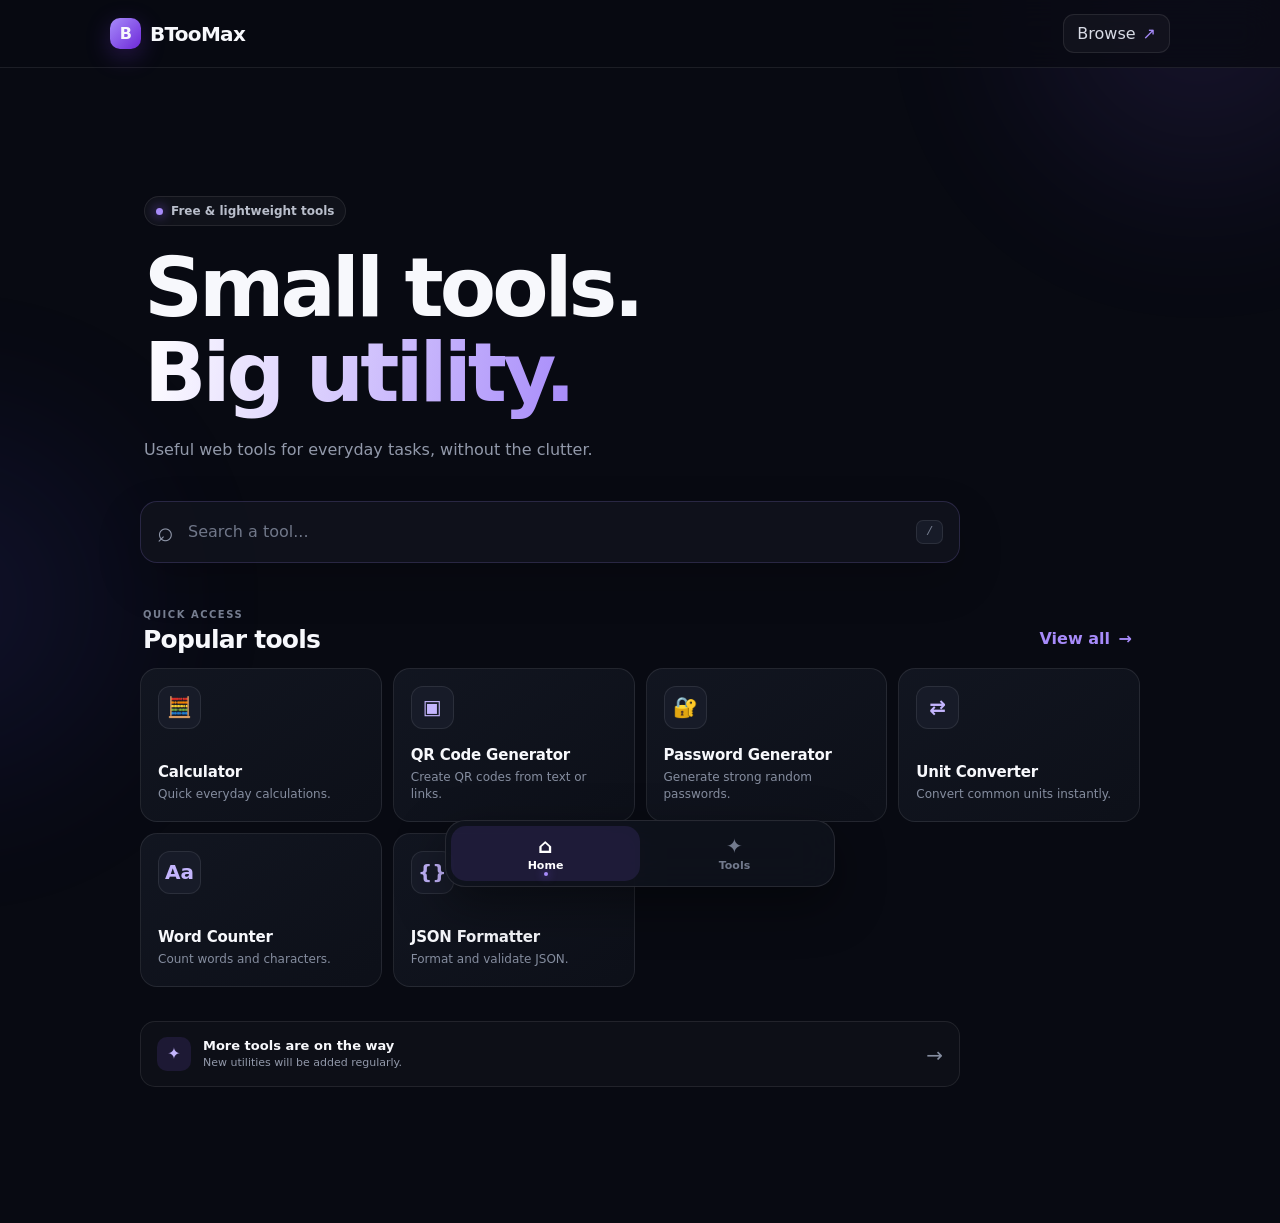
<file: index.html>
<!doctype html>
<html lang="en">
<head>
  <meta charset="UTF-8">
  <meta name="viewport" content="width=device-width, initial-scale=1.0">
  <meta name="theme-color" content="#080a12">
  <title>BTooMax — Simple tools, made better</title>
  <link rel="stylesheet" href="style.css">
</head>
<body>
  <div class="ambient ambient-one"></div><div class="ambient ambient-two"></div>

  <header class="topbar">
    <a class="brand" href="#home" data-page="home" aria-label="BTooMax Home">
      <span class="brand-mark">B</span><span>BTooMax</span>
    </a>
    <button class="header-tools" data-page="tools"><span>Browse</span><span class="arrow">↗</span></button>
  </header>

  <main class="page">
    <section id="home" class="screen active">
      <div class="hero">
        <div class="hero-badge"><span class="status-dot"></span> Free &amp; lightweight tools</div>
        <h1>Small tools.<br><span>Big utility.</span></h1>
        <p>Useful web tools for everyday tasks, without the clutter.</p>
      </div>

      <div class="search-wrap">
        <div class="search-box">
          <span class="search-icon">⌕</span>
          <input id="tool-search" type="search" placeholder="Search a tool..." autocomplete="off" aria-label="Search tools">
          <kbd>/</kbd>
        </div>
        <div id="search-results" class="search-results" aria-live="polite"></div>
      </div>

      <div class="section-title">
        <div><span class="section-kicker">QUICK ACCESS</span><h2>Popular tools</h2></div>
        <button class="text-btn" data-page="tools">View all <span>→</span></button>
      </div>
      <div id="popular-tools" class="tool-grid"></div>

      <div class="mini-banner">
        <div class="banner-icon">✦</div>
        <div><strong>More tools are on the way</strong><span>New utilities will be added regularly.</span></div>
        <span class="banner-arrow">→</span>
      </div>
    </section>

    <section id="tools" class="screen">
      <div class="tools-heading">
        <div><span class="section-kicker">BTOOMAX TOOLKIT</span><h2>All tools</h2><p>Pick a tool and get straight to work.</p></div>
        <div class="tool-count"><strong id="tool-count">12</strong><span>tools</span></div>
      </div>
      <div id="all-tools" class="tool-grid all-tools-grid"></div>
    </section>
  </main>

  <nav class="bottom-nav" aria-label="Main navigation">
    <a href="#home" class="nav-item active" data-page="home"><span class="nav-icon">⌂</span><span>Home</span></a>
    <a href="#tools" class="nav-item" data-page="tools"><span class="nav-icon">✦</span><span>Tools</span></a>
  </nav>
  <script src="script.js"></script>
</body>
</html>
</file>
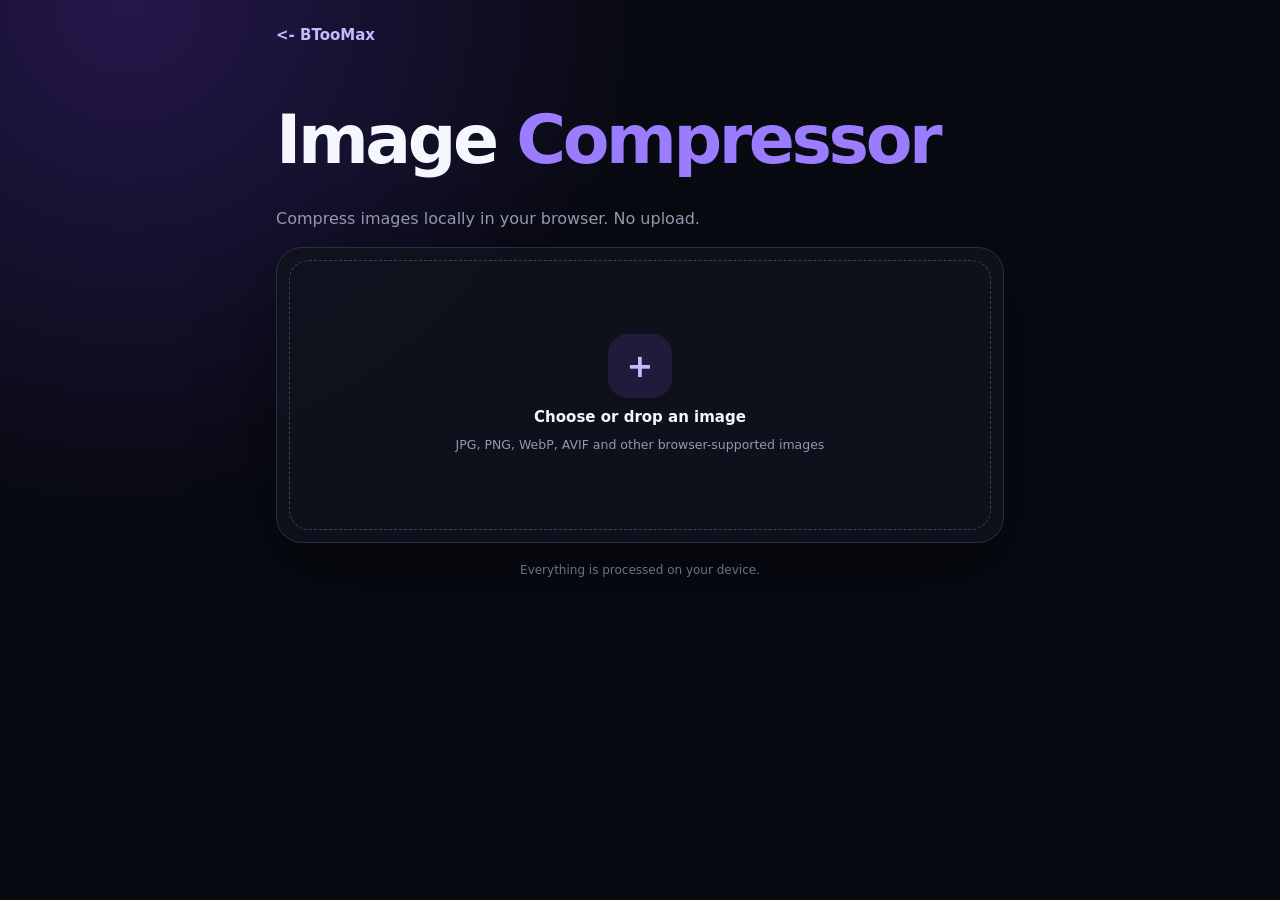
<file: tools/image-compressor/compressor.html>
<!doctype html><html><head><meta charset="utf-8"><meta name="viewport" content="width=device-width,initial-scale=1"><title>Image Compressor - BTooMax</title><link rel="stylesheet" href="compressor.css"></head><body><main><a href="../../index.html">&lt;- BTooMax</a><h1>Image <span>Compressor</span></h1><p>Compress images locally in your browser. No upload.</p><section class="card"><label id="drop" for="file"><input id="file" type="file" accept="image/*" hidden><b>+</b><strong>Choose or drop an image</strong><small>JPG, PNG, WebP, AVIF and other browser-supported images</small></label><div id="work" hidden><div class="row"><span><small>File</small><strong id="name"></strong><small id="meta"></small></span><button id="remove">Remove</button></div><img id="preview"><div class="settings"><div class="row"><span>Format</span><select id="format"><option value="image/webp">WebP</option><option value="image/avif">AVIF</option><option value="image/jpeg">JPG</option><option value="image/png">PNG</option></select></div><div class="row"><span>Quality <b id="qv">80</b>%</span></div><input id="quality" type="range" min="20" max="100" value="80"><button id="compress">Compress image</button></div><div id="result" hidden><div class="row"><b id="size"></b><b id="saved"></b></div><div class="bar"><i id="fill"></i></div><button id="download">Download image</button></div></div></section><footer>Everything is processed on your device.</footer></main><script src="compressor.js"></script></body></html>
</file>
<file: style.css>
:root{
  --bg:#080a12;--surface:#10131d;--surface-2:#171b28;--surface-3:#1d2231;
  --text:#f7f8fc;--muted:#9299aa;--accent:#8b5cf6;--accent-2:#a78bfa;
  --border:rgba(255,255,255,.085);--border-hover:rgba(167,139,250,.42);
}
*{box-sizing:border-box}html{scroll-behavior:smooth}
body{margin:0;min-height:100vh;background:var(--bg);color:var(--text);font-family:Inter,ui-sans-serif,system-ui,-apple-system,BlinkMacSystemFont,"Segoe UI",sans-serif;padding-bottom:96px;overflow-x:hidden}
button,input,a{font:inherit}a{color:inherit;text-decoration:none}
.ambient{position:fixed;width:340px;height:340px;border-radius:50%;filter:blur(90px);opacity:.11;pointer-events:none;z-index:-1}
.ambient-one{top:-160px;right:-90px;background:#8b5cf6}.ambient-two{top:48%;left:-220px;background:#4f46e5}
.topbar{position:sticky;top:0;z-index:30;height:68px;display:flex;align-items:center;justify-content:space-between;padding:0 max(18px,calc((100vw - 1060px)/2));background:rgba(8,10,18,.76);border-bottom:1px solid var(--border);backdrop-filter:blur(18px)}
.brand{display:flex;align-items:center;gap:9px;font-size:20px;font-weight:850;letter-spacing:-.7px}
.brand-mark{width:31px;height:31px;display:grid;place-items:center;border-radius:10px;background:linear-gradient(135deg,#a78bfa,#6d28d9);font-size:16px;box-shadow:0 7px 24px rgba(124,58,237,.28)}
.header-tools{display:flex;align-items:center;gap:7px;padding:9px 13px;border:1px solid var(--border);border-radius:11px;background:rgba(255,255,255,.035);color:#d8dbe5;cursor:pointer}
.header-tools:hover{border-color:var(--border-hover);background:rgba(255,255,255,.06)}.arrow{color:var(--accent-2)}
.page{width:min(100%,1060px);margin:0 auto;padding:20px}
.screen{display:none;min-height:calc(100vh - 180px)}.screen.active{display:block}
.hero{padding:clamp(45px,9vw,92px) 4px 30px;max-width:760px}
.hero-badge{display:inline-flex;align-items:center;gap:8px;padding:7px 11px;border:1px solid var(--border);border-radius:999px;background:rgba(255,255,255,.035);color:#b9becb;font-size:12px;font-weight:650}
.status-dot{width:7px;height:7px;border-radius:50%;background:#a78bfa;box-shadow:0 0 12px #8b5cf6}
h1,h2{margin:0;line-height:1.04}h1{margin-top:19px;font-size:clamp(45px,8vw,82px);letter-spacing:-4px}h1 span{background:linear-gradient(100deg,#fff,#a78bfa);-webkit-background-clip:text;background-clip:text;color:transparent}
.hero p{max-width:520px;margin:20px 0 0;color:var(--muted);font-size:16px;line-height:1.7}
.search-wrap{position:relative;z-index:10}
.search-box{height:62px;display:flex;align-items:center;gap:12px;padding:0 16px;border:1px solid rgba(167,139,250,.18);border-radius:17px;background:rgba(16,19,29,.88);box-shadow:0 18px 45px rgba(0,0,0,.18);transition:border-color .2s,box-shadow .2s}
.search-box:focus-within{border-color:rgba(167,139,250,.55);box-shadow:0 18px 50px rgba(0,0,0,.28),0 0 0 4px rgba(139,92,246,.07)}
.search-icon{font-size:28px;color:#8f96a8;line-height:1}.search-box input{width:100%;border:0;outline:0;background:transparent;color:var(--text);font-size:16px}.search-box input::placeholder{color:#707789}
.search-box kbd{min-width:27px;padding:4px 7px;border:1px solid var(--border);border-radius:7px;background:var(--surface-2);color:#777f91;font-size:12px;text-align:center}
.search-results{position:absolute;left:0;right:0;top:70px;display:grid;gap:6px;padding:7px;border:1px solid var(--border);border-radius:15px;background:rgba(16,19,29,.98);box-shadow:0 22px 50px rgba(0,0,0,.4);backdrop-filter:blur(18px)}
.search-results:empty{display:none}.search-result{width:100%;display:flex;align-items:center;gap:12px;padding:12px;border:0;border-radius:10px;background:transparent;color:var(--text);text-align:left;cursor:pointer}.search-result:hover{background:var(--surface-2)}
.search-result .result-icon{width:36px;height:36px;display:grid;place-items:center;border-radius:10px;background:var(--surface-2);color:var(--accent-2);font-weight:750}.search-result small{display:block;color:var(--muted);margin-top:3px}
.section-title{display:flex;align-items:end;justify-content:space-between;margin:46px 3px 15px}.section-kicker{display:block;color:#777f92;font-size:10px;font-weight:800;letter-spacing:1.5px;margin-bottom:7px}.section-title h2,.tools-heading h2{font-size:25px;letter-spacing:-.8px}.text-btn{border:0;background:transparent;color:var(--accent-2);font-weight:700;cursor:pointer;padding:5px}.text-btn span{margin-left:3px}
.tool-grid{display:grid;grid-template-columns:repeat(2,minmax(0,1fr));gap:11px}
.tool-card{position:relative;min-height:154px;display:flex;flex-direction:column;padding:17px;border:1px solid var(--border);border-radius:17px;background:linear-gradient(145deg,rgba(18,22,33,.98),rgba(13,16,25,.98));overflow:hidden;transition:transform .18s,border-color .18s,background .18s}
.tool-card:before{content:"";position:absolute;inset:0;background:linear-gradient(135deg,rgba(167,139,250,.07),transparent 45%);opacity:0;transition:opacity .18s}
.tool-card:hover{transform:translateY(-2px);border-color:var(--border-hover);background:var(--surface-2)}.tool-card:hover:before{opacity:1}.tool-card:active{transform:scale(.985)}
.tool-icon{position:relative;width:43px;height:43px;display:grid;place-items:center;margin-bottom:auto;border:1px solid var(--border);border-radius:12px;background:var(--surface-2);color:#c4b5fd;font-size:20px;font-weight:750}
.tool-name{position:relative;margin-top:17px;font-size:15px;font-weight:760;letter-spacing:-.2px}.tool-desc{position:relative;margin-top:5px;color:#858d9f;font-size:12px;line-height:1.45}
.mini-banner{display:flex;align-items:center;gap:12px;margin:34px 0 12px;padding:15px 16px;border:1px solid var(--border);border-radius:15px;background:rgba(255,255,255,.025)}
.banner-icon{width:34px;height:34px;display:grid;place-items:center;border-radius:10px;background:rgba(139,92,246,.13);color:#c4b5fd}.mini-banner strong{display:block;font-size:13px}.mini-banner span{display:block;margin-top:3px;color:var(--muted);font-size:11px}.banner-arrow{margin-left:auto!important;color:#858da0!important;font-size:20px!important}
.tools-heading{display:flex;align-items:end;justify-content:space-between;padding:42px 3px 24px}.tools-heading p{margin:9px 0 0;color:var(--muted);font-size:14px}.tool-count{display:flex;flex-direction:column;align-items:flex-end;padding:9px 12px;border:1px solid var(--border);border-radius:12px;background:rgba(255,255,255,.025)}.tool-count strong{font-size:18px}.tool-count span{color:var(--muted);font-size:10px}
.all-tools-grid .tool-card{min-height:150px}
.bottom-nav{position:fixed;left:50%;bottom:13px;z-index:40;transform:translateX(-50%);width:min(calc(100% - 24px),390px);height:67px;display:flex;align-items:center;justify-content:space-around;padding:5px;border:1px solid rgba(255,255,255,.1);border-radius:20px;background:rgba(15,18,28,.9);box-shadow:0 18px 50px rgba(0,0,0,.42);backdrop-filter:blur(20px)}
.nav-item{position:relative;width:50%;height:55px;display:flex;flex-direction:column;align-items:center;justify-content:center;gap:3px;border-radius:15px;color:#727a8d;font-size:11px;font-weight:700;transition:.18s}.nav-item.active{color:#fff;background:rgba(139,92,246,.13)}.nav-item.active:after{content:"";position:absolute;bottom:5px;width:4px;height:4px;border-radius:50%;background:#a78bfa;box-shadow:0 0 10px #8b5cf6}.nav-icon{font-size:20px;line-height:20px}
@media(min-width:700px){.page{padding:28px 30px}.tool-grid{grid-template-columns:repeat(3,minmax(0,1fr))}.hero{padding-top:100px}.search-box{max-width:820px}.mini-banner{max-width:820px}}
@media(min-width:1000px){.tool-grid{grid-template-columns:repeat(4,minmax(0,1fr))}.hero{padding-bottom:38px}}
@media(max-width:430px){.page{padding:16px}.header-tools span:first-child{display:none}h1{letter-spacing:-2.5px}.search-box kbd{display:none}.tool-card{min-height:148px;padding:15px}}
@media(prefers-reduced-motion:reduce){*{scroll-behavior:auto!important;transition:none!important}}
</file>
<file: tools/image-compressor/compressor.css>
:root{color-scheme:dark;--bg:#080a12;--card:#10131d;--line:#292f40;--text:#f5f7ff;--muted:#9299ad;--accent:#8b5cf6}*{box-sizing:border-box}body{margin:0;min-height:100vh;background:radial-gradient(circle at 10% 0%,#24174b,transparent 35%),var(--bg);color:var(--text);font:15px/1.5 system-ui,sans-serif}main{width:min(760px,100%);margin:auto;padding:24px 16px 40px}a{color:#c5b9ff;text-decoration:none;font-weight:800}h1{font-size:clamp(40px,10vw,68px);margin:42px 0 12px;letter-spacing:-.05em}h1 span{color:#9b7cff}p{color:var(--muted);font-size:16px}.card{background:#10131ddd;border:1px solid var(--line);border-radius:26px;padding:12px;box-shadow:0 24px 80px #0006}#drop{min-height:270px;border:1.5px dashed #3b4356;border-radius:20px;display:flex;flex-direction:column;align-items:center;justify-content:center;text-align:center;gap:8px;padding:25px;cursor:pointer}#drop:hover{border-color:var(--accent);background:#15122a}#drop b{font-size:32px;width:64px;height:64px;display:grid;place-items:center;border-radius:20px;background:#211b3b;color:#c8b9ff}#drop small{color:var(--muted)}.row{display:flex;align-items:center;justify-content:space-between;gap:12px;padding:16px 2px}.row strong,.row small{display:block}.row small{color:var(--muted)}button,select{border-radius:12px;padding:11px 14px;font:inherit}button{cursor:pointer;border:1px solid var(--line);background:#181d29;color:var(--text);font-weight:800}#compress,#download{background:linear-gradient(135deg,#8b5cf6,#6546d8);border:0}#preview{display:block;width:100%;max-height:430px;object-fit:contain;background:#080a10;border:1px solid var(--line);border-radius:18px}#work .settings,#result{margin-top:14px;padding:17px;background:#151925;border:1px solid var(--line);border-radius:18px}.settings select{background:#0d1019;color:var(--text);border:1px solid var(--line)}.settings input{width:100%;accent-color:var(--accent);margin:15px 0}.settings #compress{width:100%;min-height:48px}.bar{height:7px;background:#292d39;border-radius:99px;margin:15px 0;overflow:hidden}.bar i{display:block;height:100%;width:0;background:#8b5cf6}#download{width:100%;min-height:48px}footer{text-align:center;color:#697187;font-size:12px;margin-top:18px}@media(max-width:520px){main{padding:18px 11px 30px}.card{border-radius:22px}}
</file>
